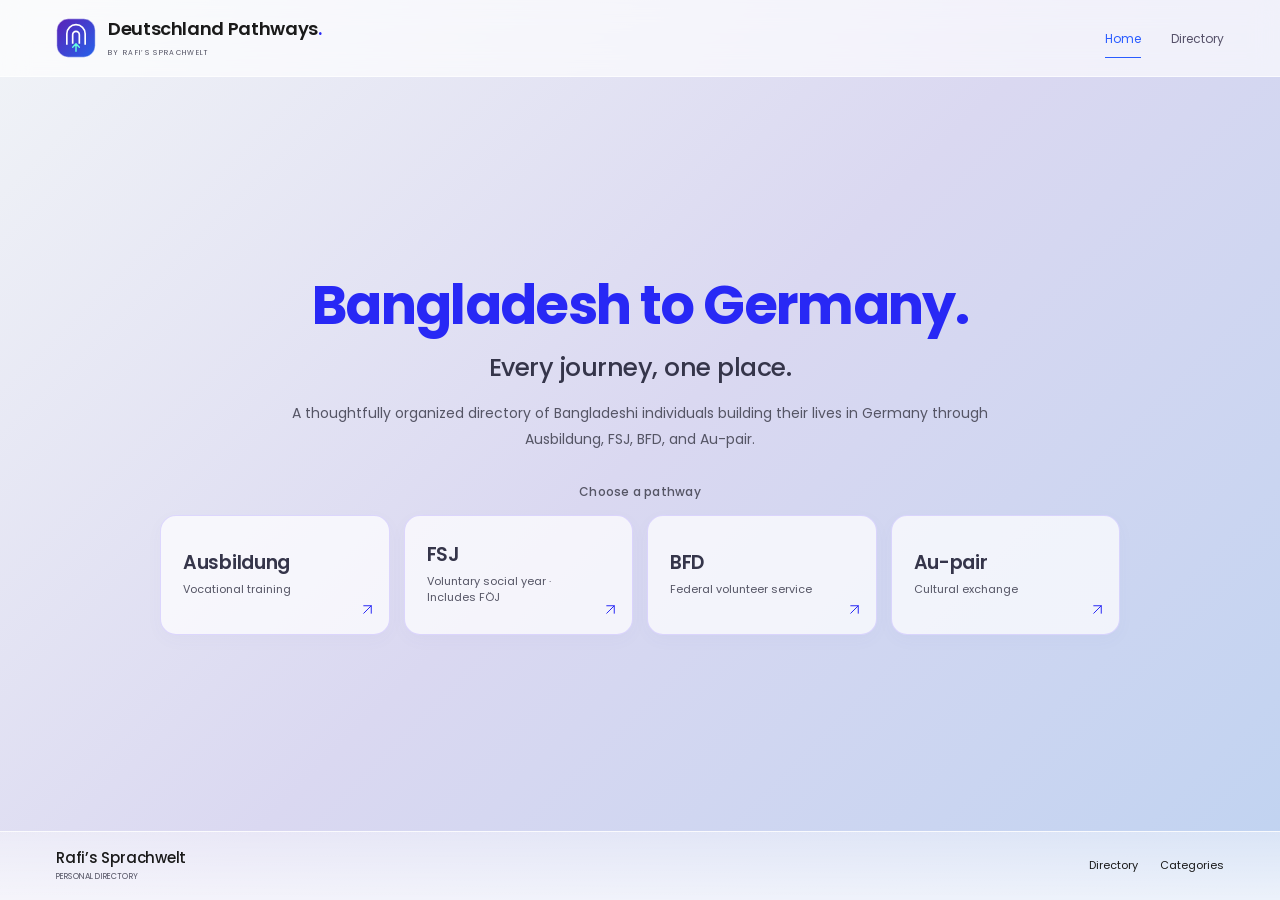
<file: index.html>
<!doctype html>
<html lang="en">
<head>
  <meta charset="utf-8">
  <meta name="viewport" content="width=device-width, initial-scale=1">
  <meta name="theme-color" content="#F1F4F7">
  <meta name="description" content="Deutschland Pathways by Rafi's Sprachwelt. A local personal directory for Bangladesh-to-Germany pathways.">
  <title>Deutschland Pathways — Rafi's Sprachwelt</title>
  <link rel="icon" href="assets/icons/favicon.svg" type="image/svg+xml">
  <link rel="preload" href="assets/fonts/poppins-400.woff2" as="font" type="font/woff2" crossorigin>
  <link rel="preload" href="assets/fonts/poppins-700.woff2" as="font" type="font/woff2" crossorigin>
  <link rel="stylesheet" href="css/main.css">
  <link rel="stylesheet" href="css/components.css">
  <link rel="stylesheet" href="css/animations.css">
  <link rel="stylesheet" href="css/responsive.css">
  <script src="js/routes.js" defer></script>
  <script src="js/data.js" defer></script><script src="js/demo-data.js" defer></script>
  <script src="js/app.js" defer></script>
</head>
<body data-page="home">
  <a class="skip-link" href="#main">Skip to content</a>
  <div id="site-header"></div>
  <main id="main" class="home-main container">
    <div class="home-intro">
      <h1>Bangladesh to Germany.<span class="home-title-note">Every journey, one place.</span></h1>
      <p>A thoughtfully organized directory of Bangladeshi individuals building their lives in Germany through Ausbildung, FSJ, BFD, and Au-pair.</p>
    </div>
    <section id="categories" class="home-categories" aria-labelledby="categories-title">
      <h2 id="categories-title">Choose a pathway</h2>
      <div id="pathway-grid" class="category-grid"></div>
    </section>
  </main>
  <div id="site-footer"></div>
  <noscript><p class="noscript-notice">Browse <a href="directory/?category=ausbildung">Ausbildung</a>, <a href="directory/?category=fsj">FSJ</a>, <a href="directory/?category=bfd">BFD</a>, or <a href="directory/?category=au-pair">Au-pair</a>.</p></noscript>
</body>
</html>
</file>
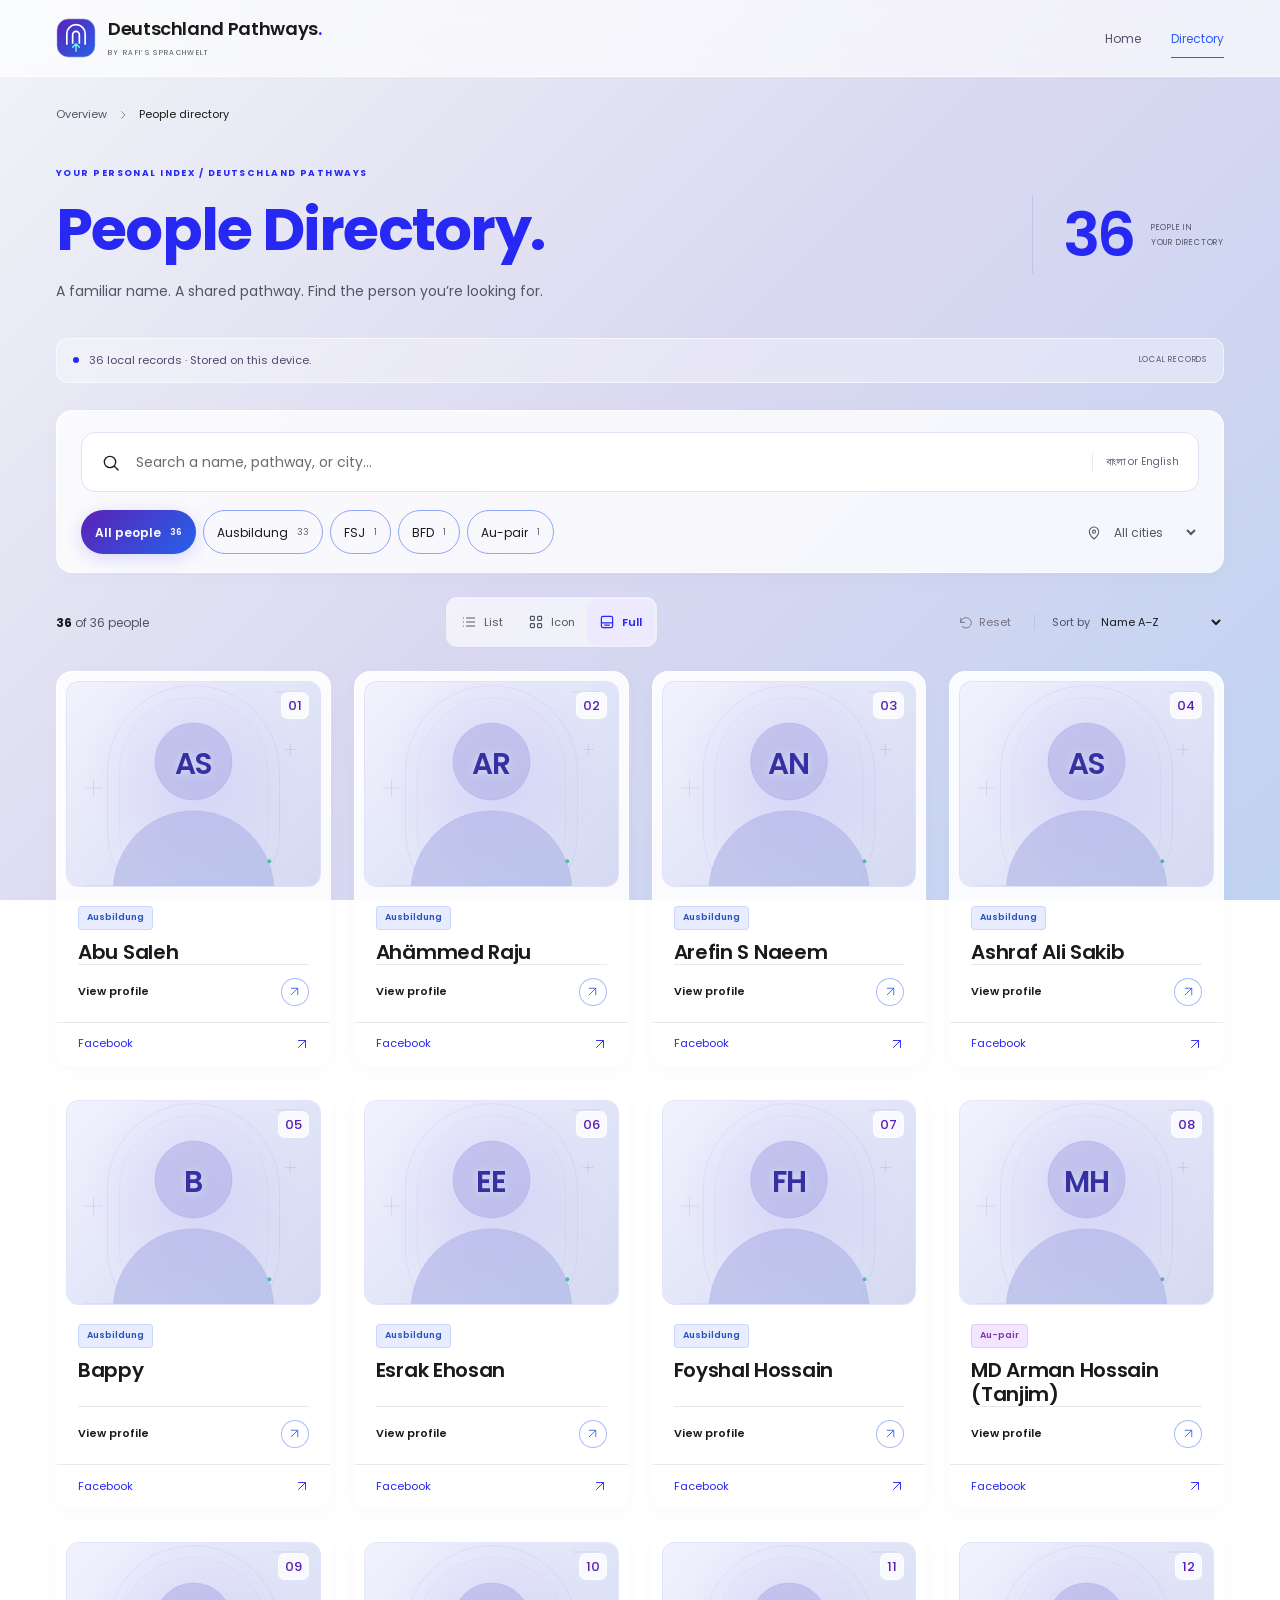
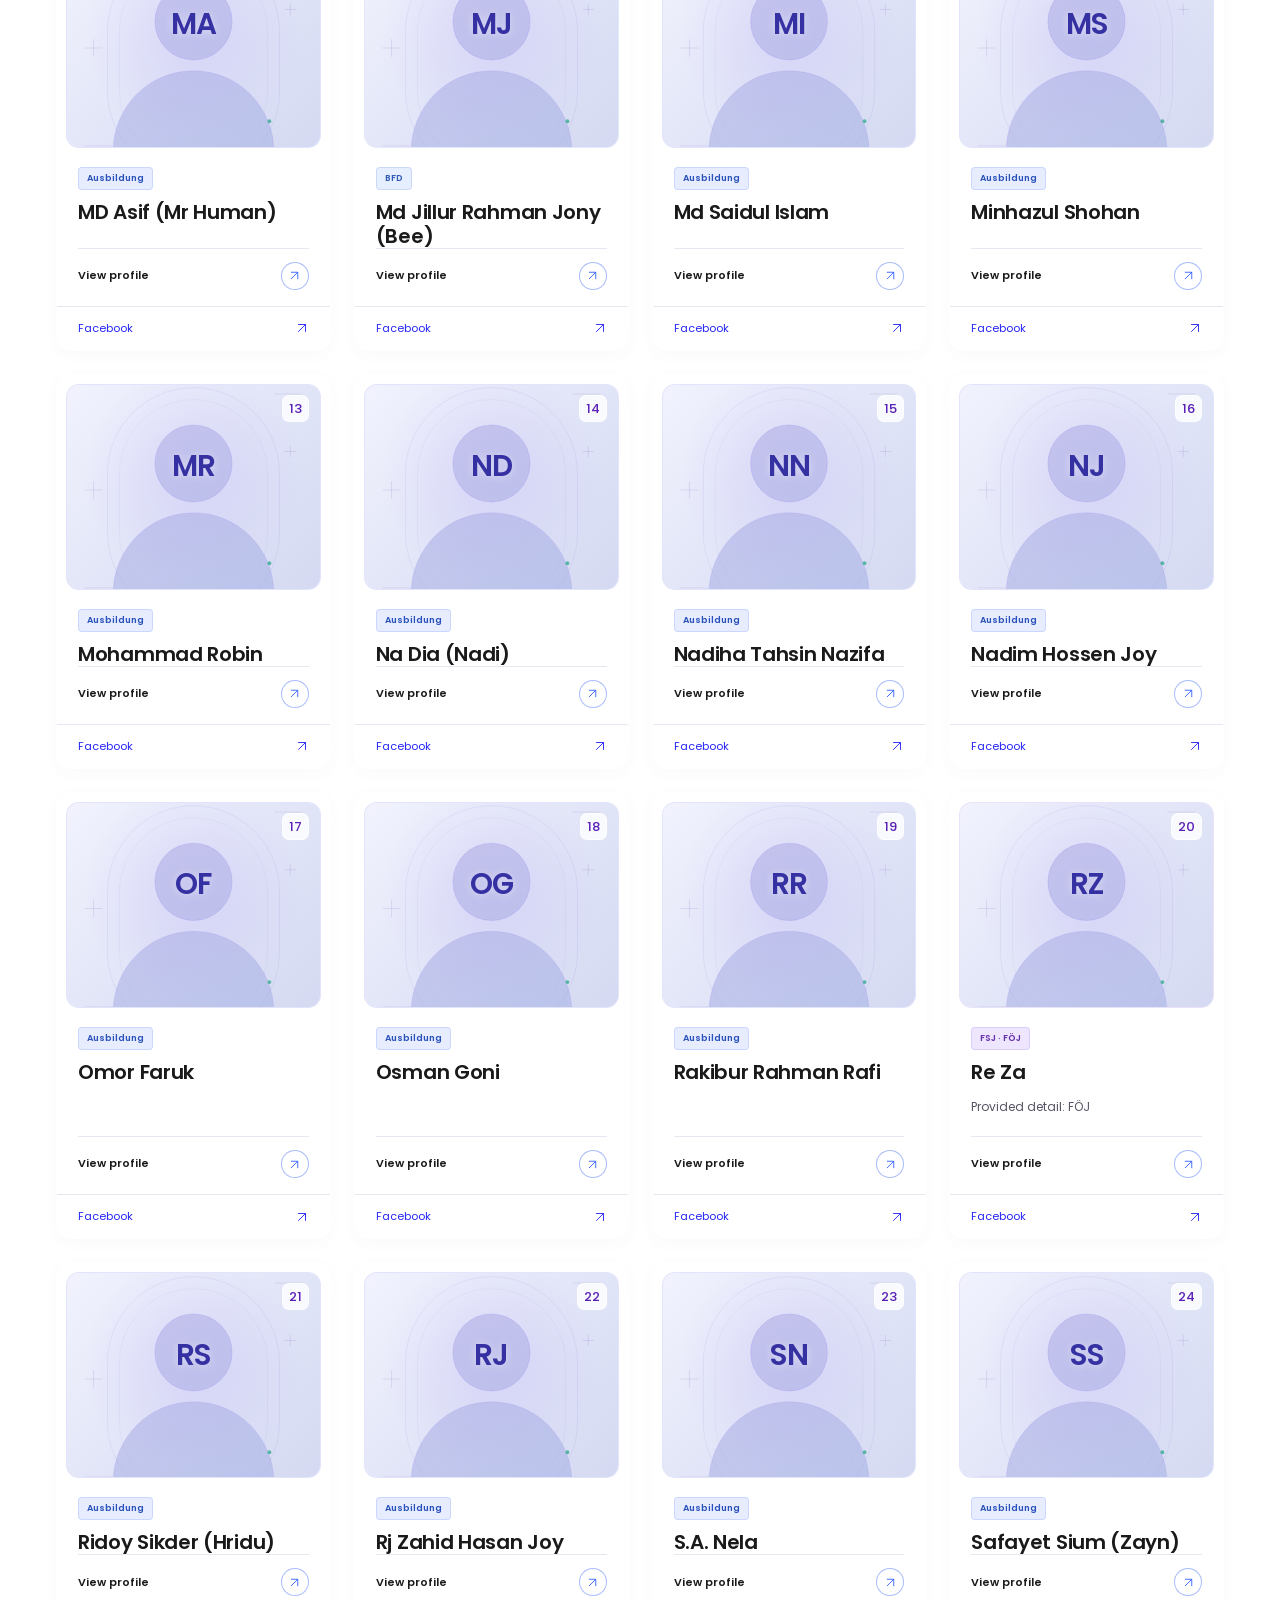
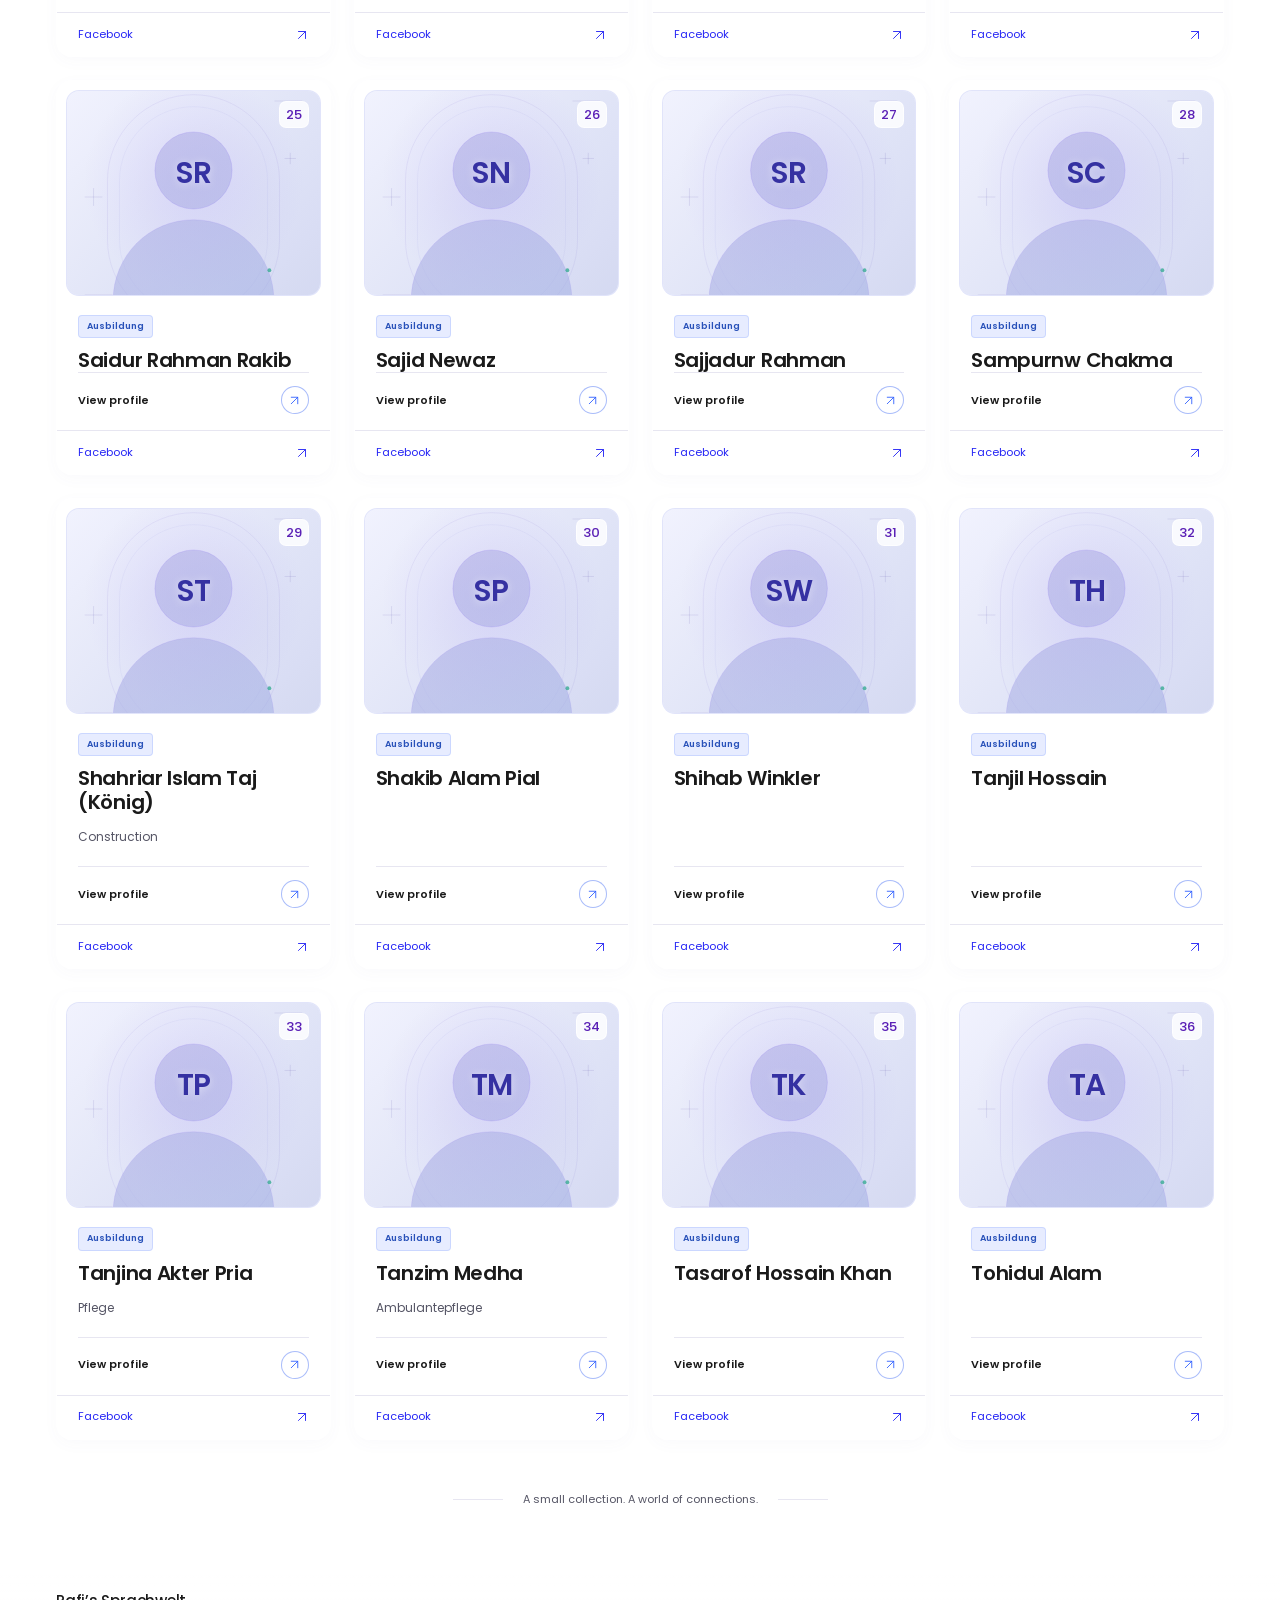
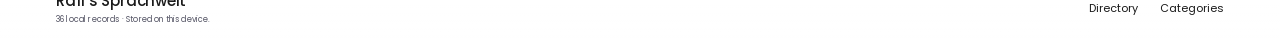
<file: directory/index.html>
<!doctype html>
<html lang="en">
<head>
  <meta charset="utf-8"><meta name="viewport" content="width=device-width, initial-scale=1"><meta name="theme-color" content="#F1F4F7">
  <meta name="description" content="Search the local Deutschland Pathways directory by name, pathway, or German city.">
  <title>People Directory — Deutschland Pathways</title>
  <base href="../">
  <link rel="icon" href="assets/icons/favicon.svg" type="image/svg+xml">
  <link rel="preload" href="assets/fonts/poppins-400.woff2" as="font" type="font/woff2" crossorigin>
  <link rel="preload" href="assets/fonts/poppins-700.woff2" as="font" type="font/woff2" crossorigin>
  <link rel="stylesheet" href="css/main.css"><link rel="stylesheet" href="css/components.css"><link rel="stylesheet" href="css/animations.css"><link rel="stylesheet" href="css/responsive.css">
  <script src="js/routes.js" defer></script><script src="js/data.js" defer></script><script src="js/demo-data.js" defer></script><script src="js/local-data.js" defer></script><script src="js/app.js" defer></script><script src="js/directory.js" defer></script>
</head>
<body data-page="directory">
  <a class="skip-link" data-route="directory" data-current-page href="directory/#main">Skip to content</a><div id="site-header"></div>
  <main id="main" class="directory-main container">
    <div class="breadcrumb"><a data-route="home" href="./">Overview</a><span data-icon="chevron-right"></span><span aria-current="page">People directory</span></div>
    <div class="directory-heading reveal"><div><p class="eyebrow">YOUR PERSONAL INDEX / DEUTSCHLAND PATHWAYS</p><h1>People Directory<span class="title-dot">.</span></h1><p>A familiar name. A shared pathway. Find the person you’re looking for.</p></div><div class="directory-total"><strong id="total-profiles">—</strong><span>PEOPLE IN<br>YOUR DIRECTORY</span></div></div>
    <div class="dataset-banner" id="dataset-banner"><span class="status-dot"></span><p id="dataset-description">Loading your directory…</p><span class="dataset-label" id="dataset-label">LOCAL WORKSPACE</span></div>
    <section class="directory-controls reveal" aria-label="Search and filter people">
      <form id="directory-search-form" class="directory-search search-field" role="search"><span data-icon="search"></span><label class="sr-only" for="directory-search">Search English or Bengali name, pathway, or city</label><input type="search" id="directory-search" name="q" placeholder="Search a name, pathway, or city…" maxlength="100" autocomplete="off"><button type="button" class="search-clear icon-button" id="clear-search" aria-label="Clear search" hidden><span data-icon="close"></span></button><span class="search-hint" aria-hidden="true">বাংলা or English</span></form>
      <div class="filter-row"><div class="category-tabs" id="category-tabs"><span id="active-filter-indicator" aria-hidden="true"></span><div id="category-filters" class="filter-pills" role="group" aria-label="Filter by pathway"></div></div><div class="city-control"><span data-icon="pin"></span><label class="sr-only" for="city-filter">Filter by German city</label><select id="city-filter"><option value="">All cities</option></select></div></div>
    </section>
    <div class="directory-toolbar">
      <p id="result-count" class="result-count" role="status" aria-live="polite" aria-atomic="true">Loading profiles…</p>
      <div id="view-controls" class="view-switch" role="group" aria-label="Directory view">
        <button type="button" data-view="list" aria-pressed="false" aria-controls="directory-results"><svg viewBox="0 0 20 20" aria-hidden="true"><path d="M7 5h10M7 10h10M7 15h10M3 5h.01M3 10h.01M3 15h.01"/></svg>List</button>
        <button type="button" data-view="icon" aria-pressed="false" aria-controls="directory-results"><svg viewBox="0 0 20 20" aria-hidden="true"><rect x="3" y="3" width="5" height="5" rx="1"/><rect x="12" y="3" width="5" height="5" rx="1"/><rect x="3" y="12" width="5" height="5" rx="1"/><rect x="12" y="12" width="5" height="5" rx="1"/></svg>Icon</button>
        <button type="button" data-view="full" aria-pressed="true" aria-controls="directory-results"><svg viewBox="0 0 20 20" aria-hidden="true"><rect x="3" y="3" width="14" height="14" rx="2"/><path d="M3 11h14M7 14h6"/></svg>Full</button>
      </div>
      <div class="toolbar-actions"><button class="reset-button" id="reset-filters" type="button" disabled><span data-icon="reset"></span> Reset</button><span class="toolbar-divider" aria-hidden="true"></span><label class="sort-control" for="sort-filter"><span>Sort by</span><select id="sort-filter"><option value="name-asc">Name A–Z</option><option value="name-desc">Name Z–A</option><option value="recent">Recently added</option></select></label></div>
    </div>
    <div id="directory-results" class="profile-grid directory-grid" aria-label="Profile results"></div>
    <section id="empty-state" class="empty-state" hidden aria-labelledby="empty-title"><div class="empty-art" aria-hidden="true"><span data-icon="search"></span><span class="empty-orbit"></span></div><p class="eyebrow">LET’S TRY ANOTHER WAY</p><h2 id="empty-title">No one here by that name.</h2><p id="empty-description">Try another name, broaden your pathway, or clear the city filter.</p><button id="empty-reset" class="button button-dark" type="button">Show all people <span data-icon="arrow-right"></span></button></section>
    <div class="directory-end"><span class="fine-line"></span><p id="directory-end-note">A small collection. A world of connections.</p><span class="fine-line"></span></div>
  </main>
  <div id="site-footer"></div><noscript><p class="noscript-notice">Enable JavaScript to search and display this local directory.</p></noscript>
</body>
</html>
</file>
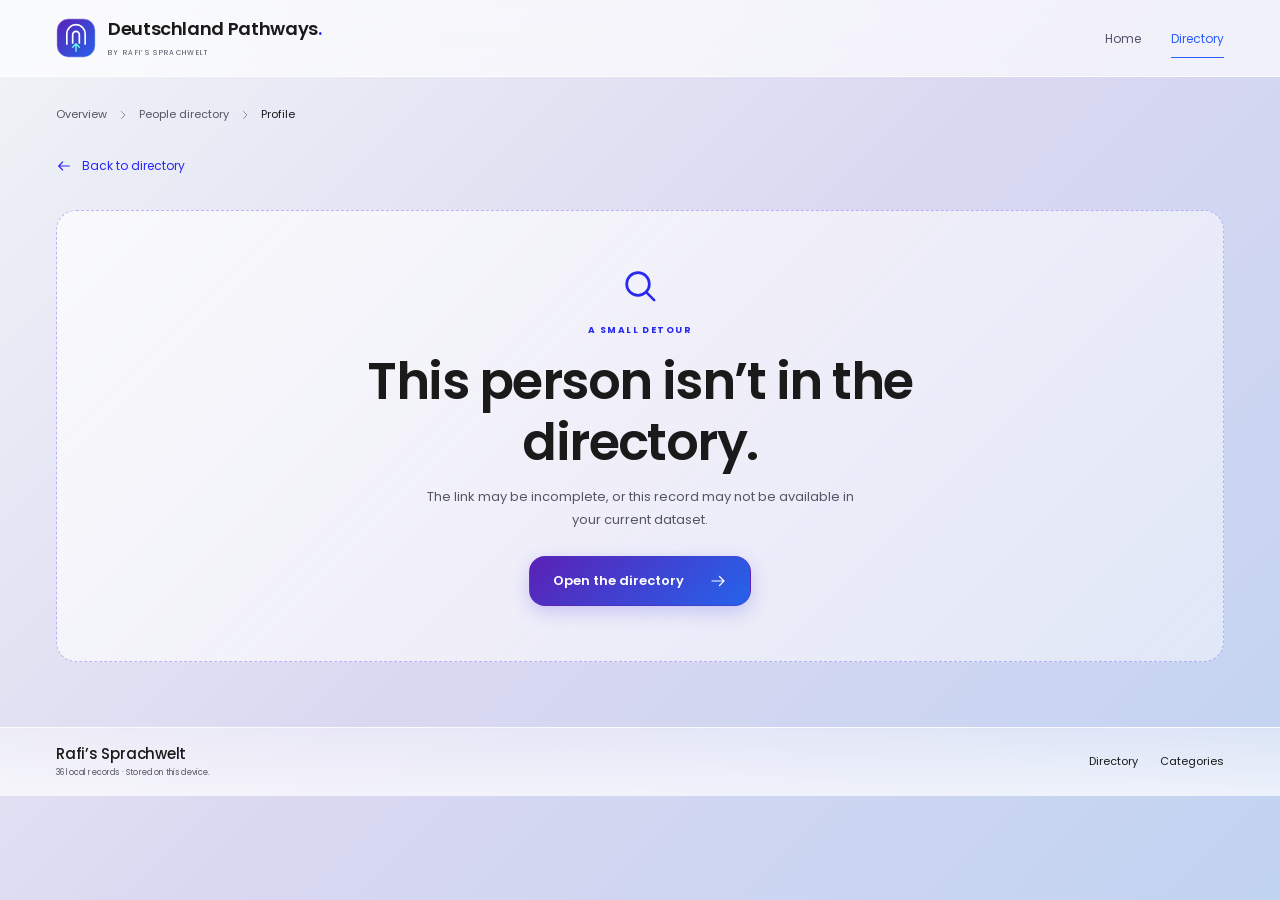
<file: profile/index.html>
<!doctype html>
<html lang="en">
<head>
  <meta charset="utf-8"><meta name="viewport" content="width=device-width, initial-scale=1"><meta name="theme-color" content="#F1F4F7">
  <meta name="description" content="A personal record in the local Deutschland Pathways directory."><title>Profile — Deutschland Pathways</title>
  <base href="../">
  <link rel="icon" href="assets/icons/favicon.svg" type="image/svg+xml">
  <link rel="preload" href="assets/fonts/poppins-400.woff2" as="font" type="font/woff2" crossorigin>
  <link rel="preload" href="assets/fonts/poppins-700.woff2" as="font" type="font/woff2" crossorigin>
  <link rel="stylesheet" href="css/main.css"><link rel="stylesheet" href="css/components.css"><link rel="stylesheet" href="css/animations.css"><link rel="stylesheet" href="css/responsive.css">
  <script src="js/routes.js" defer></script><script src="js/data.js" defer></script><script src="js/demo-data.js" defer></script><script src="js/local-data.js" defer></script><script src="js/app.js" defer></script><script src="js/profile.js" defer></script>
</head>
<body data-page="profile">
  <a class="skip-link" data-route="profile" data-current-page href="profile/#main">Skip to content</a><div id="site-header"></div>
  <main id="main" class="profile-main container">
    <div class="breadcrumb"><a data-route="home" href="./">Overview</a><span data-icon="chevron-right"></span><a data-route="directory" href="directory/">People directory</a><span data-icon="chevron-right"></span><span id="profile-breadcrumb" aria-current="page">Profile</span></div>
    <a class="back-link" id="back-to-directory" data-route="directory" href="directory/"><span data-icon="arrow-left"></span> Back to directory</a>
    <div id="profile-content"></div>
    <section id="related-section" class="related-section" hidden aria-labelledby="related-title"><div class="section-heading"><div><p class="eyebrow">ALONG THE SAME PATHWAY</p><h2 id="related-title">More people to know.</h2></div><a class="text-link" id="related-link" data-route="directory" href="directory/">View pathway <span data-icon="arrow-up-right"></span></a></div><div id="related-profiles" class="profile-grid"></div></section>
  </main>
  <div id="site-footer"></div><noscript><p class="noscript-notice">Enable JavaScript to display this local profile.</p></noscript>
</body>
</html>
</file>
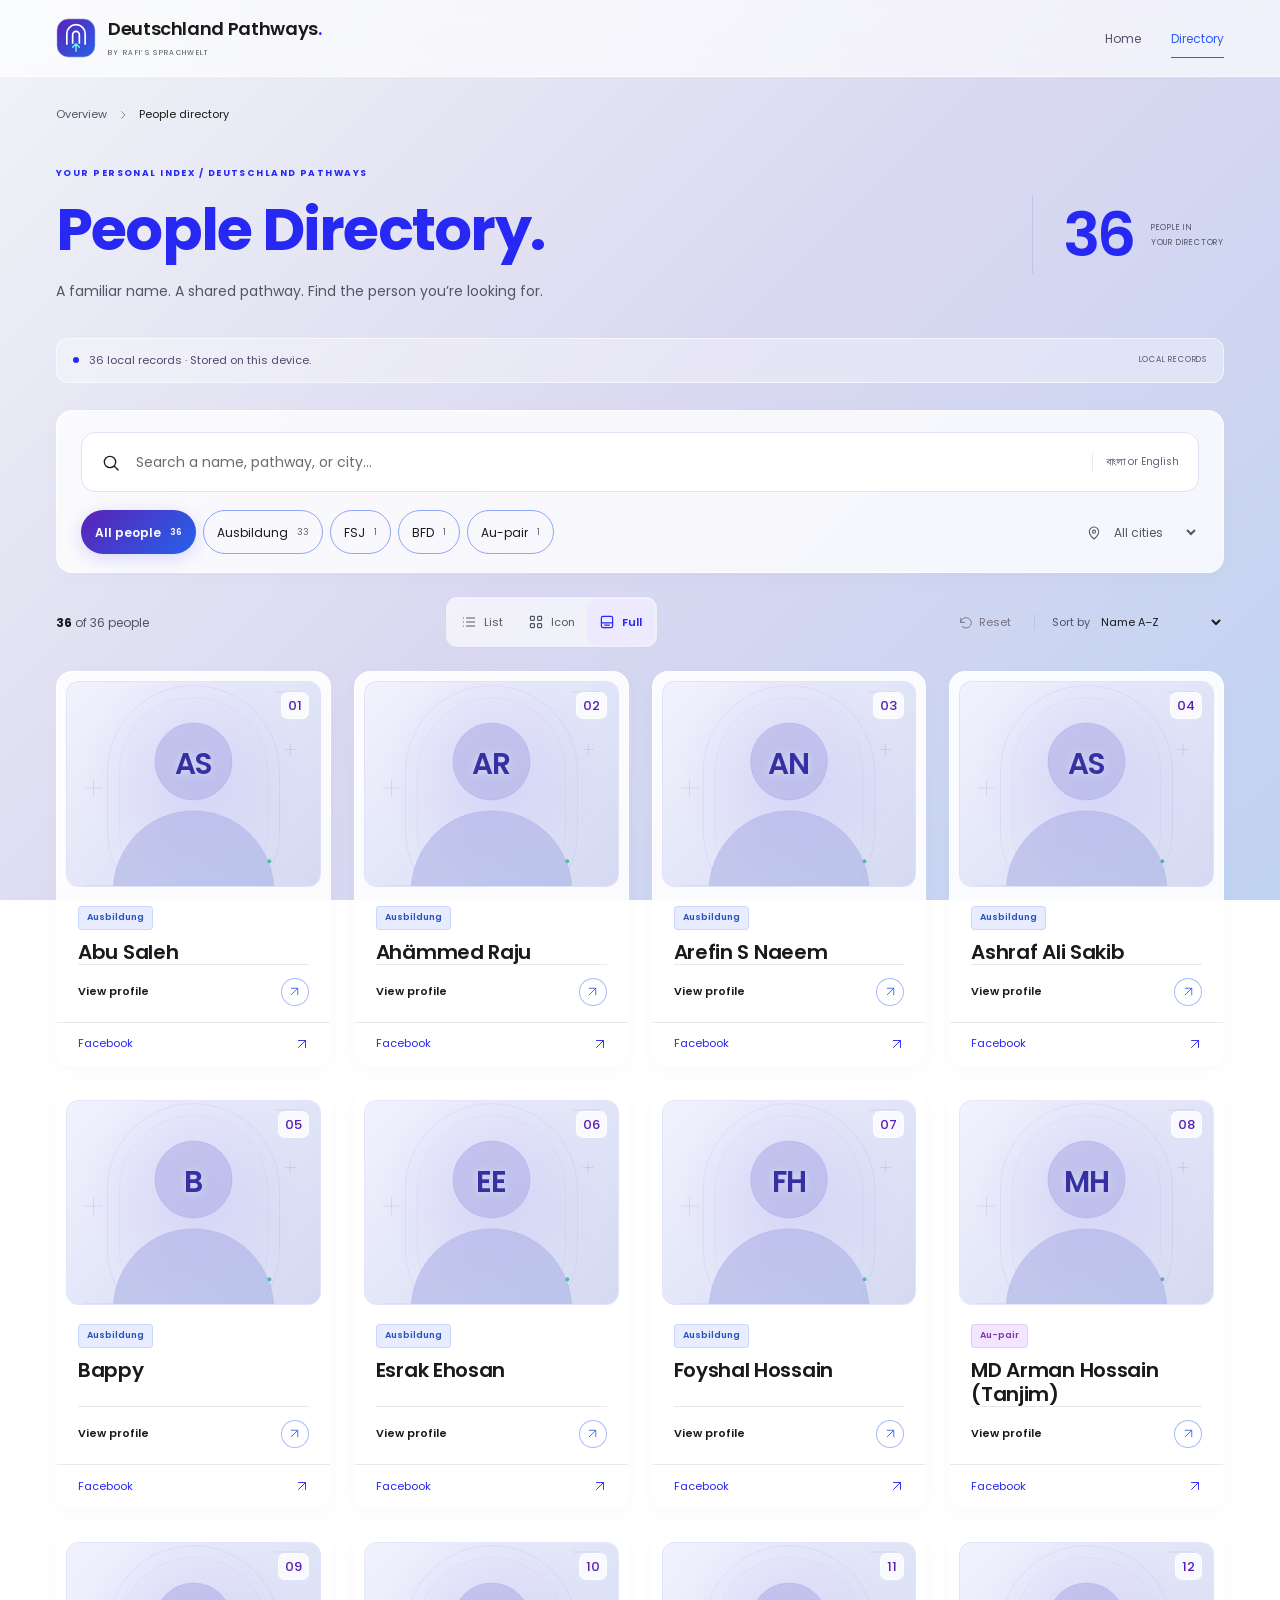
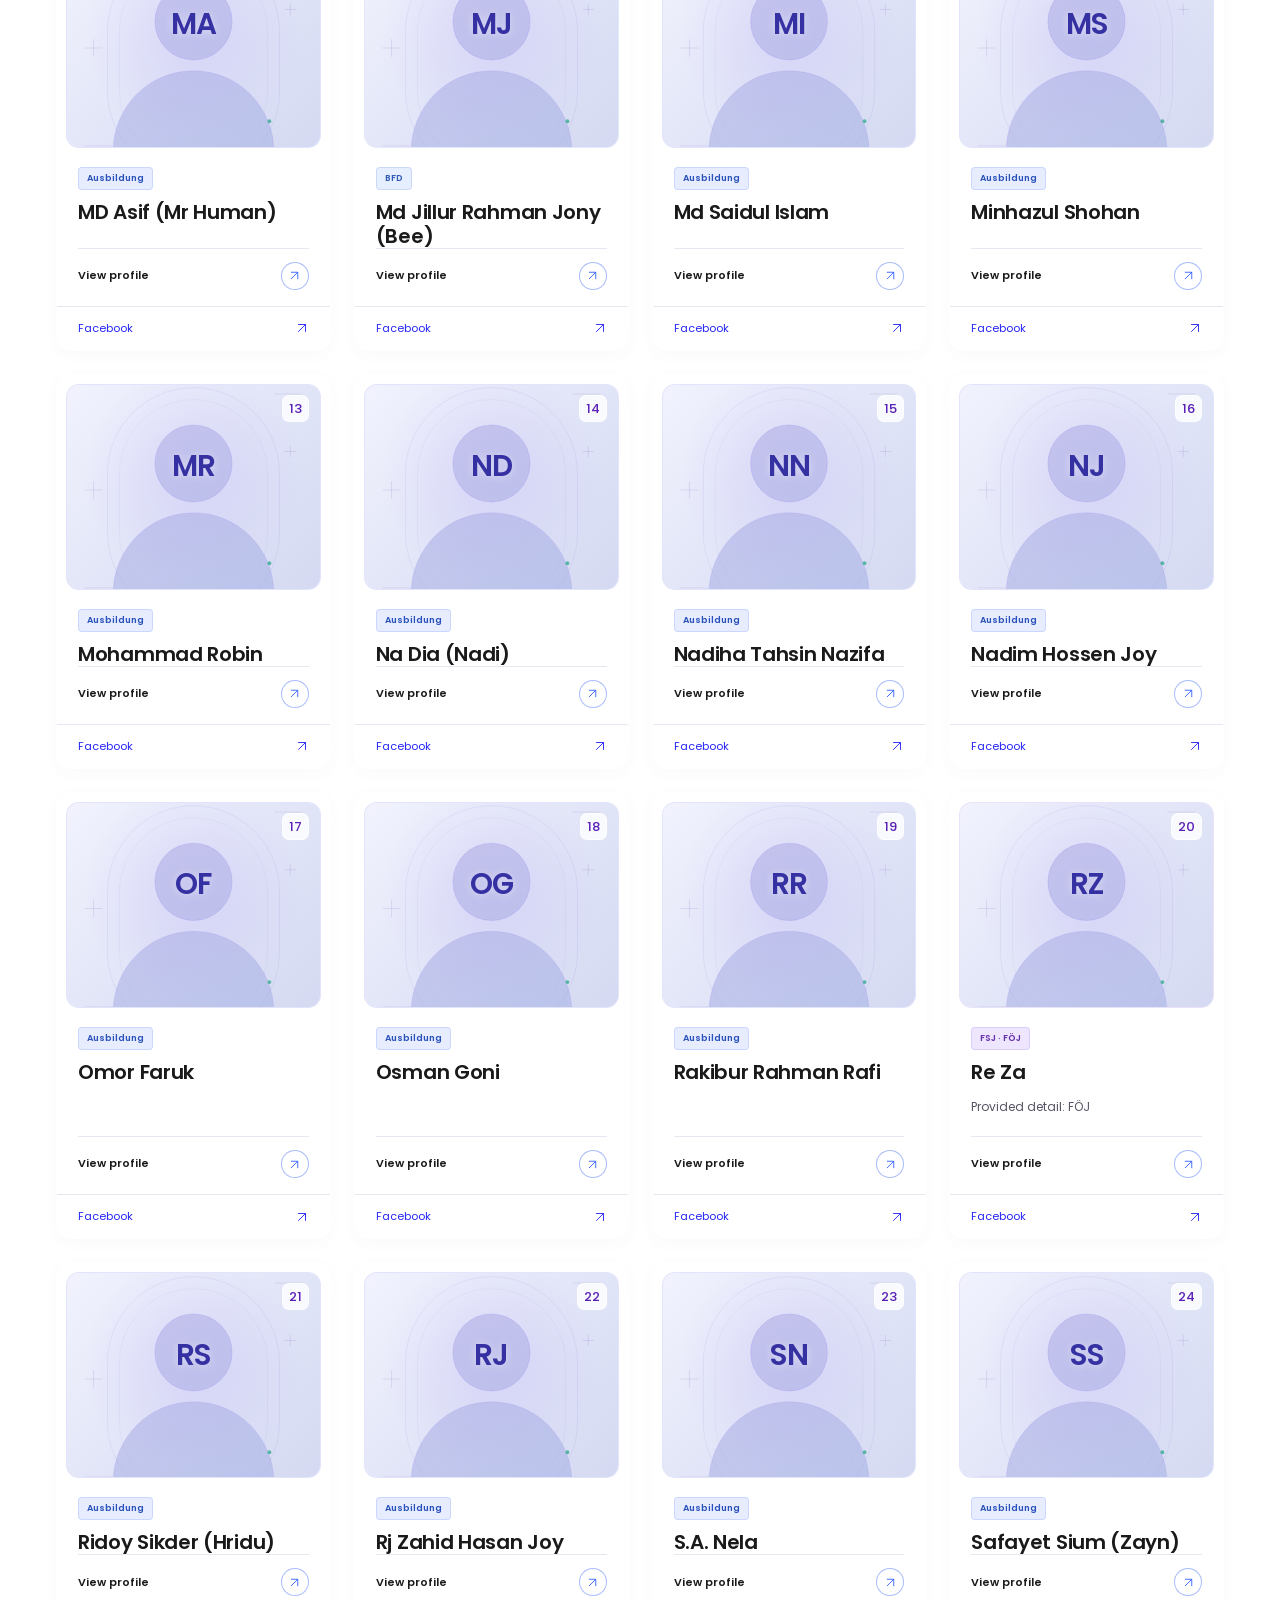
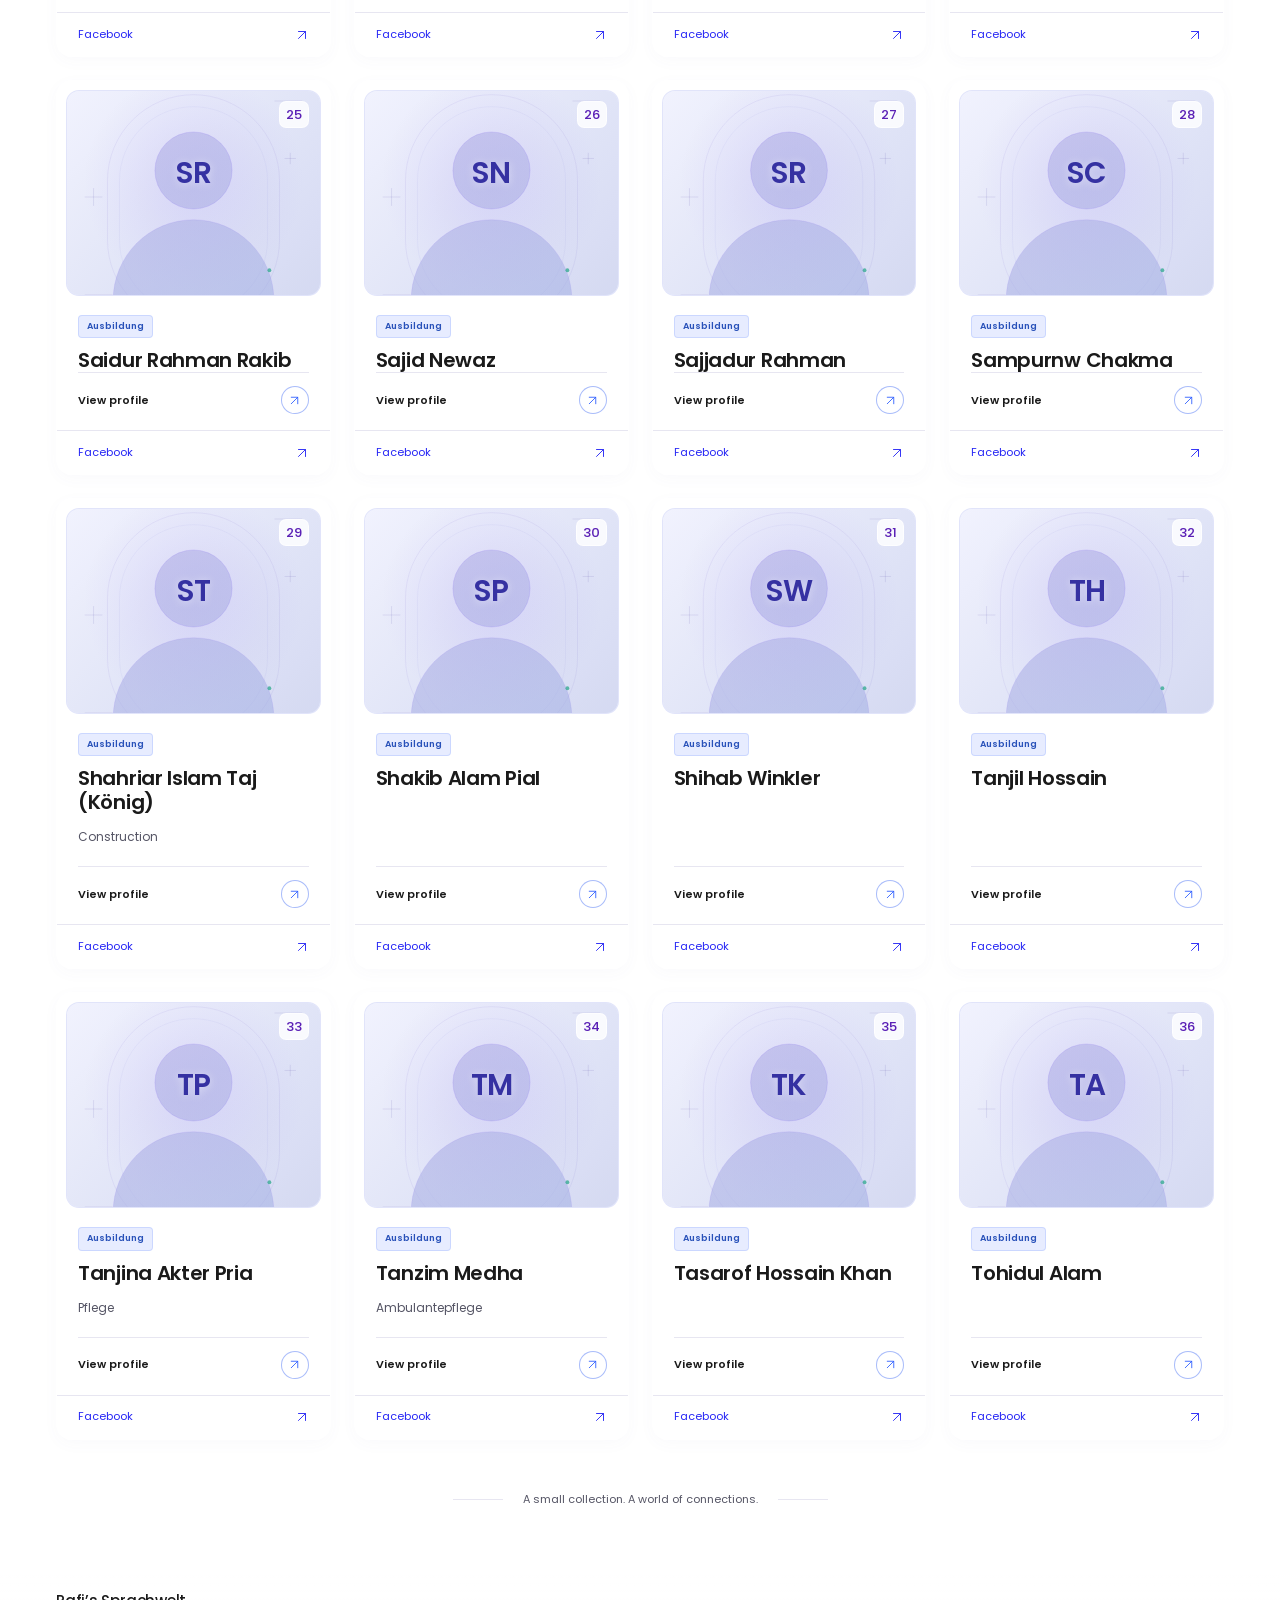
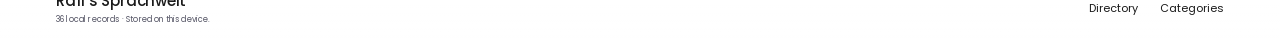
<file: directory.html>
<!doctype html>
<html lang="en">
<head>
  <meta charset="utf-8"><meta name="viewport" content="width=device-width, initial-scale=1">
  <title>People Directory — Deutschland Pathways</title>
  <script src="js/legacy-route.js" defer></script>
</head>
<body data-redirect="directory"><p><a href="directory/">Continue to the directory</a></p></body>
</html>
</file>
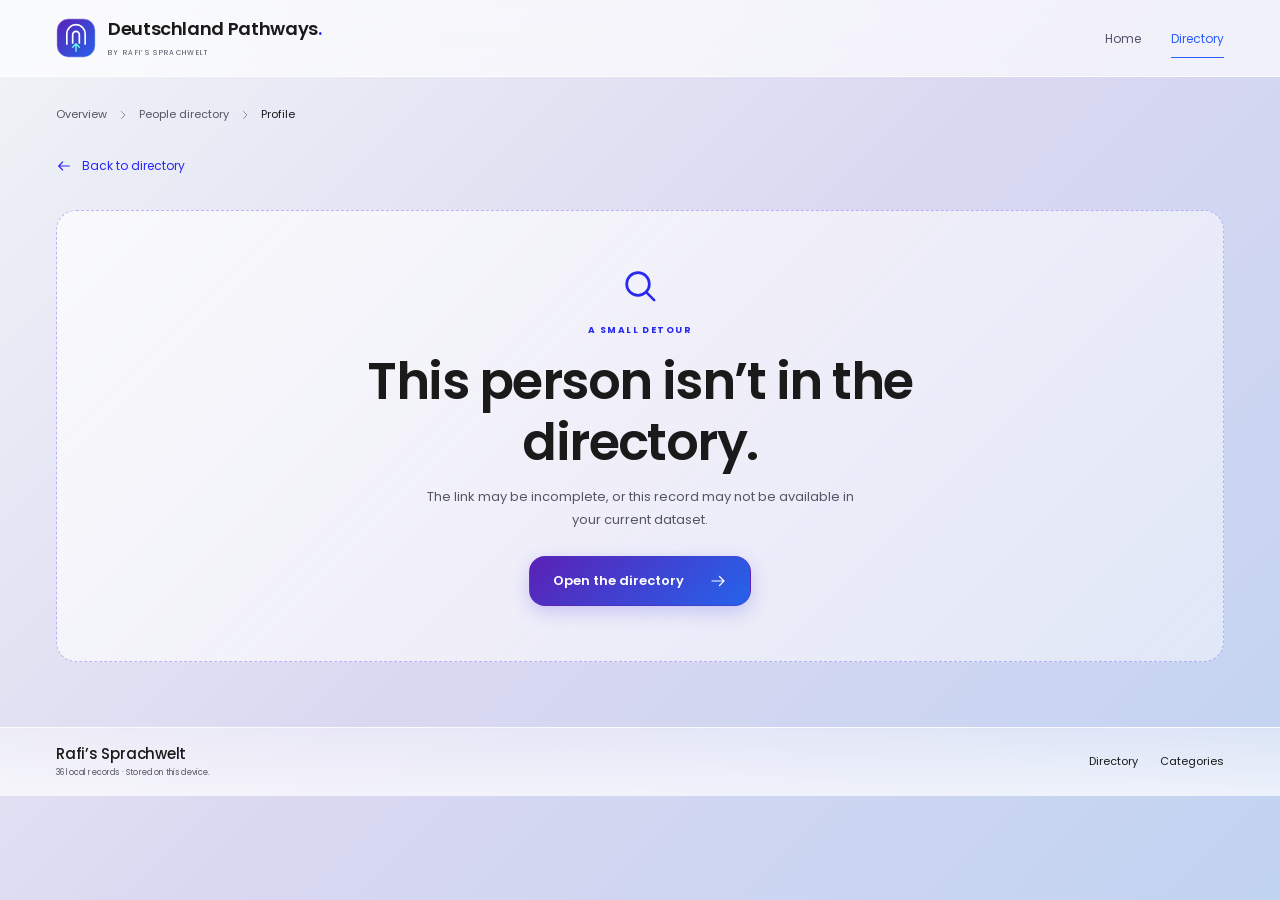
<file: profile.html>
<!doctype html>
<html lang="en">
<head>
  <meta charset="utf-8"><meta name="viewport" content="width=device-width, initial-scale=1">
  <title>Profile — Deutschland Pathways</title>
  <script src="js/legacy-route.js" defer></script>
</head>
<body data-redirect="profile"><p><a href="profile/">Continue to the profile</a></p></body>
</html>
</file>
<file: css/main.css>
/* Poppins and the lavender/blue palette match the supplied Wörterbuch reference. */
@font-face { font-family: 'Poppins'; font-style: normal; font-weight: 400; font-display: swap; src: url('../assets/fonts/poppins-400.woff2') format('woff2'); }
@font-face { font-family: 'Poppins'; font-style: normal; font-weight: 500; font-display: swap; src: url('../assets/fonts/poppins-500.woff2') format('woff2'); }
@font-face { font-family: 'Poppins'; font-style: normal; font-weight: 600; font-display: swap; src: url('../assets/fonts/poppins-600.woff2') format('woff2'); }
@font-face { font-family: 'Poppins'; font-style: normal; font-weight: 700; font-display: swap; src: url('../assets/fonts/poppins-700.woff2') format('woff2'); }
@font-face { font-family: 'Poppins'; font-style: normal; font-weight: 800; font-display: swap; src: url('../assets/fonts/poppins-800.woff2') format('woff2'); }
/* The Unicode range selects SolaimanLipi only for Bengali, including mixed text. */
@font-face { font-family: 'SolaimanLipi'; font-style: normal; font-weight: 400; font-display: swap; src: url('../assets/fonts/SolaimanLipi.ttf') format('truetype'); unicode-range: U+0980-09FF, U+0964-0965, U+200C-200D; }
:root { color-scheme: light; --night: #1a1a1a; --slate: #35354a; --bg: #dad8f1; --surface: #ffffff; --surface-raised: #f1f4f7; --glass: linear-gradient(135deg, #ffffffd9, #ffffffa6); --glass-border: #ffffffa6; --ivory: #f9faff; --primary: #2828f5; --accent: #6d4cff; --teal: #17a886; --mint: #2a5cff; --emerald: #2828f5; --gold: #6d4cff; --ink: #1a1a1a; --muted: #555565; --line: #746caa2b; --font-sans: 'SolaimanLipi', 'Poppins', Arial, 'Nirmala UI', sans-serif; --heading: var(--font-sans); --body: var(--font-sans); --ease: cubic-bezier(.2,.75,.2,1); }
* { box-sizing: border-box; }
html { scroll-behavior: smooth; scroll-padding-top: 112px; }
body { margin: 0; min-height: 100vh; font: 400 15px/1.75 var(--body); color: var(--ink); background: linear-gradient(135deg, #f1f4f7 0%, #dad8f1 50%, #c0d3f1 100%); background-attachment: fixed; -webkit-font-smoothing: antialiased; isolation: isolate; }
::selection { background: #d6ccff; color: #282064; }
h1,h2,h3,p,figure,blockquote,dl,dd { margin: 0; }
h1,h2,h3 { font-family: var(--heading); font-weight: 600; line-height: 1.2; }
h1 { letter-spacing: -.03em; }
h2 { font-size: clamp(29px, 2.7vw, 39px); letter-spacing: -.025em; color: var(--primary); }
h3 { letter-spacing: -.015em; }
a { color: inherit; text-decoration: none; }
button,input,select { font: inherit; color: inherit; }
button,select { cursor: pointer; }
button { border: 0; }
input { min-width: 0; }
img,svg { display: block; max-width: 100%; }
img { height: auto; }
a,button,input,select { -webkit-tap-highlight-color: transparent; }
:focus-visible { outline: 2px solid var(--mint); outline-offset: 5px; }
input::placeholder { color: #6b6b76; opacity: 1; }
select option { background: var(--surface); color: var(--ink); }
[hidden] { display: none !important; }
.container { width: min(1280px, calc(100% - 112px)); margin-inline: auto; }
.sr-only { position: absolute; width: 1px; height: 1px; margin: -1px; padding: 0; overflow: hidden; clip: rect(0,0,0,0); white-space: nowrap; border: 0; }
.skip-link { position: fixed; z-index: 100; top: 10px; left: 15px; transform: translateY(-150%); padding: 12px 20px; background: var(--primary); color: #fff; border-radius: 12px; }
.skip-link:focus { transform: none; }
.icon { display: inline-flex; vertical-align: middle; width: 20px; height: 20px; flex-shrink: 0; }
.icon svg { width: 100%; height: 100%; }
.eyebrow { font-size: 10px; font-weight: 650; letter-spacing: .16em; line-height: 1.7; }
.status-dot { display: inline-block; width: 6px; height: 6px; border-radius: 50%; background: var(--emerald); flex-shrink: 0; }
.section { padding-block: 56px; }
.section-heading { display: flex; align-items: end; justify-content: space-between; gap: 28px; margin-bottom: 32px; }
.section-heading .eyebrow { color: var(--muted); margin-bottom: 13px; }
.section-heading > p { font-size: 13px; color: var(--muted); }
.text-link { display: inline-flex; align-items: center; gap: 15px; font-size: 13px; font-weight: 600; padding-bottom: 3px; white-space: nowrap; }
.text-link .icon { width: 17px; height: 17px; transition: transform .25s var(--ease); }
.text-link:hover { color: var(--emerald); }
.text-link:hover .icon { transform: translate(2px,-2px); }
.button { display: inline-flex; justify-content: center; align-items: center; gap: 25px; min-height: 50px; padding: 13px 23px; border-radius: 16px; font-size: 13px; font-weight: 600; line-height: 1.5; transition: background .25s, transform .25s var(--ease), box-shadow .25s; }
.button .icon { width: 18px; height: 18px; transition: transform .25s var(--ease); }
.button:hover .icon { transform: translate(2px,-2px); }
.button-mint,.button-dark { background: linear-gradient(135deg, #5b21b6, #2563eb); color: #ffffff; border: 1px solid #5b21b64d; box-shadow: 0 6px 18px #4f46e53d; }
.button-mint:hover,.button-dark:hover { background: linear-gradient(135deg, #7542c5, #1851e8); transform: translateY(-2px); box-shadow: 0 9px 24px #4f46e54d; }
.icon-button { background: transparent; display: inline-grid; place-items: center; width: 44px; height: 44px; border-radius: 50%; }
.icon-button:hover { background: #2a5cff0d; }
.mobile-only { display: none; }
.noscript-notice { padding: 22px; text-align: center; background: #ece5ff; color: #403267; }

/* A compact home screen: title, four pathways, and no people previews. */
body[data-page='home'] { display: flex; flex-direction: column; min-height: 100vh; min-height: 100svh; }
.home-main { flex: 1; display: flex; flex-direction: column; justify-content: center; gap: 32px; padding-block: clamp(22px, 4vh, 42px); }
.home-intro { text-align: center; }
.home-intro h1 { color: var(--primary); font-size: clamp(30px, 4.5vw, 54px); font-weight: 700; line-height: 1.2; letter-spacing: -.03em; }
.home-title-note { display: block; margin-top: 12px; color: var(--slate); font-size: clamp(18px, 2vw, 25px); font-weight: 500; letter-spacing: -.02em; line-height: 1.4; }
.home-intro > p { max-width: 760px; margin: 16px auto 0; color: var(--muted); font-size: clamp(12px, 1.2vw, 14px); line-height: 1.85; text-wrap: pretty; }
.home-categories { width: min(960px, 100%); margin-inline: auto; }
.home-categories > h2 { margin-bottom: 16px; color: var(--muted); font-size: 12px; font-weight: 500; text-align: center; letter-spacing: .02em; }
.category-grid { display: grid; grid-template-columns: repeat(4, minmax(0, 1fr)); gap: 14px; }
.category-card { position: relative; display: flex; flex-direction: column; justify-content: center; gap: 6px; min-height: 120px; padding: 22px; border: 1px solid #6d4cff30; border-radius: 16px; background: #ffffffb8; box-shadow: 0 5px 18px #5552a308; transition: background .2s, border-color .2s, box-shadow .2s; }
.category-card h3 { padding-right: 12px; font-size: 19px; font-weight: 600; color: #35354a; }
.category-card > p { max-width: calc(100% - 12px); font-size: 11px; line-height: 1.5; color: var(--muted); }
.category-card > .icon { position: absolute; right: 14px; bottom: 17px; width: 15px; height: 15px; color: var(--primary); }
.category-card:hover { background: #fffffff0; border-color: #2a5cff80; box-shadow: 0 8px 22px #5552a314; }

/* Shared search styling, used by the directory. */
.search-field { display: flex; align-items: center; gap: 13px; border: 1px solid #e0e0f2; border-radius: 14px; background: #fff; padding: 6px 6px 6px 19px; transition: border-color .2s, box-shadow .2s; }
.search-field:focus-within { border-color: #2a5cff80; box-shadow: 0 0 0 3px #2a5cff0d; }
.search-field > .icon { width: 19px; height: 19px; color: #656588; }
.search-field input { flex: 1; width: 100%; border: 0; background: transparent; outline: none; font-size: 13px; padding-block: 10px; }
.search-field input:focus-visible { outline: none; }

/* Primary directory application. */
.breadcrumb { display: flex; flex-wrap: wrap; align-items: center; gap: 10px; padding-top: 28px; font-size: 11px; color: var(--muted); }
.breadcrumb .icon { width: 12px; height: 12px; color: #787394; }
.breadcrumb a:hover { color: var(--emerald); }
.breadcrumb [aria-current] { color: var(--ink); }
.directory-heading { display: flex; justify-content: space-between; align-items: center; gap: 25px; padding-block: 42px 34px; }
.directory-heading .eyebrow { color: var(--emerald); font-size: 9px; margin-bottom: 13px; }
.directory-heading h1 { font-size: clamp(42px,4.6vw,64px); font-weight: 700; color: var(--primary); }
.title-dot { color: var(--emerald); }
.directory-heading p:not(.eyebrow) { font-size: 14px; color: var(--muted); margin-top: 14px; }
.directory-total { display: flex; align-items: center; gap: 18px; padding: 9px 0 9px 30px; border-left: 1px solid var(--line); }
.directory-total strong { font: 600 61px/1 var(--heading); letter-spacing: -.05em; color: var(--primary); }
.directory-total > span { font-size: 8px; letter-spacing: .1em; line-height: 1.9; color: var(--muted); }
.dataset-banner { display: flex; align-items: center; gap: 10px; background: #ffffff59; border: 1px solid #ffffff99; padding: 12px 16px; border-radius: 12px; margin-bottom: 27px; font-size: 11px; color: #53466b; }
.dataset-label { margin-left: auto; font-size: 8px; letter-spacing: .1em; white-space: nowrap; color: #61537b; }
.directory-controls { border: 1px solid var(--glass-border); border-radius: 16px; background: #ffffffcc; padding: 21px 24px 0; box-shadow: 0 4px 16px #5552a308; }
.directory-search { padding-block: 5px; border: 1px solid #e0e0f2; background: #fff; }
.directory-search input { font-size: 14px; padding-block: 12px; }
.search-hint { font-size: 10px; color: #67617d; margin-right: 13px; padding-left: 13px; border-left: 1px solid var(--line); white-space: nowrap; }
.search-clear { width: 44px; height: 44px; }
.search-clear .icon { width: 15px; height: 15px; }
.filter-row { display: flex; justify-content: space-between; align-items: center; gap: 18px; padding-block: 18px; }
.category-tabs { position: relative; border: 0; border-radius: 30px; background: transparent; padding: 0; }
.filter-pills { position: relative; display: flex; flex-wrap: wrap; gap: 7px; z-index: 1; }
#active-filter-indicator { position: absolute; left: 0; top: 0; border-radius: 30px; background: linear-gradient(135deg, #5b21b6, #2563eb); box-shadow: 0 4px 18px #4f46e533; pointer-events: none; transition: transform .35s var(--ease), width .35s var(--ease), height .35s var(--ease); }
.filter-pill { display: inline-flex; align-items: center; justify-content: center; gap: 9px; min-height: 44px; padding: 9px 13px; font-size: 12px; border: 1px solid #2857f380; border-radius: 30px; background: transparent; white-space: nowrap; transition: color .25s, background .25s, border-color .25s; }
.filter-pill:hover { background: #2a5cff0a; border-color: #2857f3; }
.filter-pill[aria-pressed='true'] { color: #fff; font-weight: 600; border-color: transparent; }
.filter-pill[aria-pressed='true']:hover { background: transparent; }
.filter-number { font-size: 9px; color: #625a7a; font-variant-numeric: tabular-nums; }
.filter-pill[aria-pressed='true'] .filter-number { color: #fff; }
.city-control { display: flex; align-items: center; gap: 8px; color: var(--muted); }
.city-control .icon { width: 16px; height: 16px; }
.city-control select { border: 0; background: transparent; min-height: 44px; padding: 8px 20px 8px 0; font-size: 12px; max-width: 165px; }
.directory-toolbar { display: flex; flex-wrap: wrap; justify-content: space-between; align-items: center; gap: 12px 20px; padding-block: 23px; }
.result-count { font-size: 12px; color: var(--muted); }
.result-count strong { color: var(--ink); font-weight: 700; }
.toolbar-actions { display: flex; gap: 17px; align-items: center; }
.view-switch { display: inline-flex; flex-shrink: 0; gap: 3px; padding: 3px; border: 1px solid #6d4cff30; border-radius: 12px; background: #ffffffa6; }
.view-switch button { display: flex; align-items: center; justify-content: center; gap: 7px; min-width: 66px; min-height: 44px; padding: 8px 10px; border-radius: 9px; background: transparent; color: var(--muted); font-size: 11px; transition: background .2s, color .2s; }
.view-switch svg { width: 16px; height: 16px; fill: none; stroke: currentColor; stroke-width: 1.5; stroke-linecap: round; stroke-linejoin: round; }
.view-switch button:hover { background: #6d4cff0d; color: var(--primary); }
.view-switch button[aria-pressed='true'] { background: #edeaff; color: var(--primary); font-weight: 600; box-shadow: 0 1px 4px #5552a30d; }
.reset-button { display: flex; align-items: center; gap: 6px; background: transparent; min-height: 44px; font-size: 11px; color: var(--emerald); padding-inline: 6px; }
.reset-button .icon { width: 14px; height: 14px; }
.reset-button:disabled { color: #777182; cursor: default; }
.toolbar-divider { width: 1px; height: 16px; background: var(--line); }
.sort-control { display: flex; align-items: center; gap: 5px; font-size: 11px; color: var(--muted); }
.sort-control select { border: 0; background: transparent; padding: 10px 17px 10px 2px; min-height: 44px; font-size: 11px; color: var(--ink); }
.directory-end { display: flex; align-items: center; justify-content: center; gap: 20px; padding-block: 50px 65px; color: var(--muted); font-size: 11px; }
.fine-line { width: 50px; height: 1px; background: var(--line); }
.empty-state { text-align: center; padding: 55px 25px; border-radius: 20px; border: 1px dashed #6d4cff66; background: linear-gradient(135deg, #ffffffb3, #ffffff73); }
.empty-art { position: relative; width: 96px; height: 96px; margin: 0 auto 22px; display: grid; place-items: center; }
.empty-art > .icon { width: 37px; height: 37px; color: var(--emerald); transform: rotate(-13deg); }
.empty-orbit { position: absolute; inset: 0; border: 1px solid #6d4cff4d; border-radius: 50%; }
.empty-orbit::after { content: ''; position: absolute; width: 9px; height: 9px; border-radius: 50%; background: var(--gold); top: 11px; right: 5px; }
.empty-state > .eyebrow { color: var(--emerald); margin-bottom: 12px; font-size: 9px; }
.empty-state h2 { font-size: 34px; }
.empty-state > p:not(.eyebrow) { font-size: 13px; color: var(--muted); max-width: 430px; margin: 13px auto 24px; }

/* Editorial personal record: the portrait and the information form one header. */
.back-link { display: inline-flex; align-items: center; gap: 10px; min-height: 44px; font-size: 12px; color: var(--emerald); margin-block: 19px 23px; }
.back-link .icon { width: 16px; height: 16px; transition: transform .25s; }
.back-link:hover .icon { transform: translateX(-3px); }
.profile-header { display: grid; grid-template-columns: minmax(240px,.78fr) 1.22fr; border: 1px solid var(--glass-border); border-radius: 18px; overflow: hidden; background: #ffffffd9; box-shadow: 0 4px 16px #5552a308; }
.profile-visual { position: relative; background: var(--tone); overflow: hidden; }
.profile-large-portrait { width: 100%; height: 100%; min-height: 390px; object-fit: cover; object-position: center 35%; }
.profile-visual .portrait-demo { top: auto; bottom: 20px; left: 22px; }
.profile-intro { padding: 44px 45px; align-self: center; }
.profile-intro > .eyebrow { color: var(--muted); font-size: 8px; margin-bottom: 24px; }
.profile-intro > .category-badge { font-size: 10px; padding: 4px 10px; }
.profile-intro h1 { font-size: clamp(38px,4.2vw,61px); font-weight: 700; margin-top: 17px; overflow-wrap: anywhere; color: var(--primary); }
.profile-name-bn { font-size: 22px; color: #66517c; margin-top: 8px; }
.profile-facts { display: flex; flex-wrap: wrap; gap: 8px 20px; margin-top: 22px; color: var(--muted); font-size: 11px; }
.profile-facts > span { display: inline-flex; align-items: center; gap: 6px; }
.profile-facts .icon { width: 14px; height: 14px; color: var(--emerald); }
.profile-lede { font: 500 22px/1.6 var(--body); letter-spacing: -.02em; color: #49415e; margin-top: 24px; max-width: 430px; }
.profile-facebook { margin-top: 24px; min-height: 44px; font-size: 11px; }
.profile-lower { display: grid; grid-template-columns: .78fr 1.22fr; gap: 0; padding-block: 45px; }
.profile-lower-compact { display: block; max-width: 560px; }
.profile-lower-compact .record-details { padding-right: 0; }
.record-details { padding-right: 50px; }
.record-details > .eyebrow { margin-bottom: 20px; color: var(--emerald); font-size: 9px; }
.record-facts > div { display: flex; justify-content: space-between; gap: 20px; padding-block: 11px; border-bottom: 1px solid var(--line); font-size: 12px; }
.record-facts dt { color: var(--muted); }
.record-facts dd { font-weight: 550; text-align: right; }
.demo-record-note { font-size: 10px; line-height: 1.8; color: var(--muted); margin-top: 17px; max-width: 270px; }
.profile-story { padding-left: 45px; border-left: 1px solid var(--line); }
.profile-story > .eyebrow { color: var(--emerald); margin-bottom: 12px; font-size: 9px; }
.profile-story h2 { font-size: 31px; margin-bottom: 18px; }
.bio-paragraph { color: var(--muted); font-size: 14px; line-height: 1.95; margin-bottom: 16px; }
.profile-context-note { display: flex; align-items: start; gap: 9px; margin-top: 20px; padding: 14px 16px; background: #6d4cff08; border: 1px solid #6d4cff26; border-radius: 12px; color: #5b4b76; font-size: 11px; }
.profile-context-note .status-dot { margin-top: 7px; width: 5px; height: 5px; }
.profile-gallery { padding-block: 28px 45px; border-top: 1px solid var(--line); }
.profile-gallery > .eyebrow { color: var(--muted); font-size: 9px; margin-bottom: 10px; }
.profile-gallery h2 { font-size: 32px; margin-bottom: 25px; }
.gallery-grid { display: grid; grid-template-columns: repeat(2,minmax(0,1fr)); gap: 24px; }
.gallery-image { width: 100%; aspect-ratio: 1.6; object-fit: cover; border: 1px solid var(--line); border-radius: 11px; }
.gallery-grid figcaption { color: var(--muted); font-size: 11px; margin-top: 10px; }
.related-section { padding-block: 38px 70px; border-top: 1px solid var(--line); }
.related-section .profile-grid { grid-template-columns: repeat(3,minmax(0,1fr)); }
.missing-profile { margin-bottom: 65px; }
.missing-profile > .icon { color: var(--emerald); width: 40px; height: 40px; margin-bottom: 17px; }
.missing-profile h1 { font-size: clamp(32px,4vw,52px); max-width: 680px; margin-inline: auto; }

/* Opaque white fallbacks for browsers or users without translucency. */
@supports not ((backdrop-filter: blur(1px)) or (-webkit-backdrop-filter: blur(1px))) {
  .directory-controls,.profile-header { background: var(--surface); }
}
@media (prefers-reduced-transparency: reduce) {
  .directory-controls,.profile-header { background: var(--surface); backdrop-filter: none; -webkit-backdrop-filter: none; }
}
</file>
<file: css/components.css>
/* Reusable application chrome and cards. */
#site-header { position: sticky; top: 0; z-index: 50; }
.site-header { background: #ffffffa6; border-bottom: 1px solid #ffffffa6; backdrop-filter: blur(14px); -webkit-backdrop-filter: blur(14px); transition: background .2s; }
.site-header.is-scrolled { background: #ffffffe6; }
.nav-inner { min-height: 76px; display: flex; align-items: center; justify-content: space-between; gap: 24px; }
.brand { display: inline-flex; align-items: center; gap: 12px; flex-shrink: 0; }
.brand img { flex-shrink: 0; }
.brand strong { display: block; font: 600 18px/1.3 var(--heading); letter-spacing: -.02em; }
.brand strong > span { color: var(--emerald); }
.brand small { display: block; margin-top: 7px; font-size: 7px; letter-spacing: .19em; color: var(--muted); }
.main-nav { display: flex; align-items: center; gap: 30px; font-size: 12px; color: #565169; }
.main-nav > a { position: relative; padding-block: 14px; transition: color .2s; }
.main-nav > a::after { content: ''; position: absolute; bottom: 5px; left: 0; right: 0; height: 1px; background: currentColor; transform: scaleX(0); transform-origin: left; transition: transform .3s var(--ease); }
.main-nav > a:hover::after,.main-nav > a.active::after { transform: scaleX(1); }
.main-nav > a.active,.main-nav > a:hover { color: var(--mint); }
.menu-toggle { display: none; border: 1px solid #6d4cff80; border-radius: 14px; color: #2a5cff; background: #ffffff99; }
.site-footer { border-top: 1px solid var(--glass-border); background: linear-gradient(180deg, #ffffff66, #ffffffb3); }
.footer-inner { display: flex; align-items: center; justify-content: space-between; gap: 24px; padding-block: 12px; }
.footer-brand { font: 500 15px/1.3 var(--heading); letter-spacing: -.015em; }
.footer-brand > span { display: block; max-width: 300px; font: 400 8px/1.6 var(--body); letter-spacing: .02em; color: var(--muted); margin-top: 4px; }
.footer-links { display: flex; align-items: center; gap: 22px; font-size: 11px; }
.footer-links a { display: flex; align-items: center; min-height: 44px; }
.footer-inner a:hover { color: var(--emerald); }
.tone-green { --tone: #cbd5ff66; --tone-ink: #2851d2; --tone-line: #2a5cff4d; }
.tone-gold { --tone: #ded0ff66; --tone-ink: #6436ba; --tone-line: #6d4cff4d; }
.tone-blue { --tone: #d0e1ff66; --tone-ink: #315cb7; --tone-line: #315cb74d; }
.tone-rose { --tone: #ebd4ff66; --tone-ink: #8439a6; --tone-line: #8439a64d; }
.tone-neutral { --tone: #dfdef566; --tone-ink: #61537b; --tone-line: #61537b40; }
.badge-neutral { color: #61537b; background: #f0edfa; border: 1px solid #b4a5cf66; }
.profile-grid { display: grid; grid-template-columns: repeat(4,minmax(0,1fr)); gap: 23px; }
.profile-card { position: relative; background: #ffffffe6; border: 1px solid #ffffffbf; border-radius: 16px; overflow: hidden; min-width: 0; display: flex; flex-direction: column; box-shadow: 0 4px 16px #5552a308; transition: border-color .2s, box-shadow .2s; }
.profile-card:hover { border-color: #2a5cff66; box-shadow: 0 6px 20px #5552a314; }
.profile-card-main { display: flex; flex-direction: column; height: 100%; }
.profile-card-main:focus-visible { outline-offset: -4px; border-radius: 20px; }
.card-visual { position: relative; background: var(--tone); overflow: hidden; margin: 9px 9px 0; border-radius: 13px; border: 1px solid #7773bc14; }
.card-portrait { width: 100%; aspect-ratio: 1.24; object-fit: cover; object-position: center 40%; filter: saturate(.9); transition: transform .65s var(--ease), filter .5s; }
.profile-card:hover .card-portrait { transform: scale(1.04); filter: saturate(1); }
.portrait-demo { position: absolute; top: 12px; left: 12px; border: 1px solid #ffffffb3; padding: 4px 7px; border-radius: 6px; background: #ffffffe6; color: #61537b; font-size: 7px; font-weight: 600; letter-spacing: .08em; }
.card-serial { position: absolute; right: 11px; top: 10px; font: 500 13px/1 var(--heading); color: #5b21b6; background: #ffffffcc; border: 1px solid #ffffffb3; padding: 6px; border-radius: 7px; }
.portrait-initials { position: absolute; left: 50%; top: 40%; transform: translate(-50%,-50%); font: 600 clamp(22px,2.3vw,32px)/1 var(--heading); letter-spacing: -.03em; color: #3531a2; text-shadow: 0 1px 8px #ffffff80; pointer-events: none; }
.profile-visual > .portrait-initials { font-size: clamp(32px,4vw,52px); }
.card-body { display: flex; flex-direction: column; align-items: start; flex: 1; padding: 19px 21px 16px; }
.category-badge { display: inline-block; padding: 3px 8px; border-radius: 4px; font-size: 9px; font-weight: 600; line-height: 1.7; }
.badge-green { color: #2851b9; background: #e7ecff; border: 1px solid #2a5cff26; }.badge-gold { color: #6432a9; background: #eee5ff; border: 1px solid #6d4cff26; }.badge-blue { color: #315cb7; background: #e6efff; border: 1px solid #315cb726; }.badge-rose { color: #80349e; background: #f3e5ff; border: 1px solid #8439a626; }
.card-body h3 { font-size: 20px; font-weight: 600; margin-top: 10px; overflow-wrap: anywhere; }
.card-name-bn { font-size: 16px; color: #5c526e; margin-top: 3px; letter-spacing: 0; line-height: 1.65; }
.card-city { display: flex; align-items: center; gap: 5px; font-size: 11px; color: #58516b; margin-top: 11px; }
.card-city .icon { width: 12px; height: 12px; }
.card-description { font-size: 12px; color: var(--muted); line-height: 1.75; margin-top: 12px; margin-bottom: 19px; }
.card-action { display: flex; align-items: center; justify-content: space-between; gap: 12px; width: 100%; margin-top: auto; padding-top: 13px; border-top: 1px solid var(--line); font-size: 11px; font-weight: 600; }
.card-action-arrow { display: grid; place-items: center; width: 28px; height: 28px; background: #ffffff73; border: 1px solid #2857f366; border-radius: 50%; color: #2a5cff; transition: background .3s, color .3s, transform .3s var(--ease); }
.card-action-arrow .icon { width: 13px; height: 13px; }
.profile-card:hover .card-action-arrow { transform: rotate(5deg); background: #2a5cff; color: #ffffff; border-color: #2a5cff; }
.card-facebook { display: flex; justify-content: space-between; align-items: center; border-top: 1px solid var(--line); font-size: 11px; padding: 10px 21px; color: var(--emerald); min-height: 44px; }
.card-facebook .icon { width: 14px; height: 14px; }
.card-facebook:hover { background: #6d4cff08; }

/* These views reuse the same safe profile links and optional Facebook action. */
.directory-grid[data-view='list'] { grid-template-columns: 1fr; gap: 10px; }
.directory-grid[data-view='list'] .profile-card { flex-direction: row; align-items: stretch; }
.directory-grid[data-view='list'] .profile-card-main { flex: 1; min-width: 0; height: auto; flex-direction: row; align-items: center; }
.directory-grid[data-view='list'] .card-visual { flex: 0 0 64px; width: 64px; height: 64px; margin: 14px; border-radius: 12px; }
.directory-grid[data-view='list'] .card-portrait { width: 64px; height: 64px; aspect-ratio: 1; }
.directory-grid[data-view='list'] .portrait-initials { top: 50%; font-size: 21px; }
.directory-grid[data-view='list'] .card-body { display: grid; grid-template-columns: minmax(0,1fr) auto; align-items: center; gap: 3px 16px; padding: 14px 20px 14px 0; }
.directory-grid[data-view='list'] .card-body h3 { grid-column: 1; grid-row: 1; margin: 0; font-size: 17px; }
.directory-grid[data-view='list'] .category-badge { grid-column: 2; grid-row: 1 / span 3; justify-self: end; }
.directory-grid[data-view='list'] .card-name-bn { grid-column: 1; margin: 0; }
.directory-grid[data-view='list'] .card-city { grid-column: 1; margin: 0; }
.directory-grid[data-view='list'] .card-facebook { flex: 0 0 112px; justify-content: center; gap: 9px; border-top: 0; border-left: 1px solid var(--line); padding: 12px; }
.directory-grid[data-view='list'] .card-description,
.directory-grid[data-view='list'] .card-action,
.directory-grid[data-view='list'] .card-serial,
.directory-grid[data-view='list'] .portrait-demo { display: none; }

.directory-grid[data-view='icon'] { grid-template-columns: repeat(auto-fill,minmax(140px,1fr)); gap: 14px; }
.directory-grid[data-view='icon'] .card-visual { flex-shrink: 0; width: 72px; height: 72px; margin: 20px auto 0; border-radius: 50%; }
.directory-grid[data-view='icon'] .card-portrait { width: 72px; height: 72px; aspect-ratio: 1; }
.directory-grid[data-view='icon'] .portrait-initials { top: 50%; font-size: 23px; }
.directory-grid[data-view='icon'] .card-body { align-items: center; gap: 6px; padding: 14px 12px; text-align: center; }
.directory-grid[data-view='icon'] .card-body h3 { order: 0; margin: 0; font-size: 14px; line-height: 1.5; }
.directory-grid[data-view='icon'] .card-name-bn { order: 1; margin: 0; font-size: 15px; }
.directory-grid[data-view='icon'] .category-badge { order: 2; margin-top: auto; }
.directory-grid[data-view='icon'] .card-facebook { justify-content: center; gap: 8px; padding: 8px 12px; }
.directory-grid[data-view='icon'] .card-city,
.directory-grid[data-view='icon'] .card-description,
.directory-grid[data-view='icon'] .card-action,
.directory-grid[data-view='icon'] .card-serial,
.directory-grid[data-view='icon'] .portrait-demo { display: none; }

@supports not ((backdrop-filter: blur(1px)) or (-webkit-backdrop-filter: blur(1px))) {
  .site-header,.profile-card { background: var(--surface); }
}
@media (prefers-reduced-transparency: reduce) {
  .site-header,.profile-card { background: var(--surface); backdrop-filter: none; -webkit-backdrop-filter: none; }
}
</file>
<file: css/animations.css>
/* Restrained entrances and control feedback; no floating or continuous effects. */
@keyframes reveal-in { from { opacity: 0; transform: translateY(8px); } to { opacity: 1; transform: translateY(0); } }
@keyframes menu-in { from { opacity: 0; transform: translateY(-5px); } to { opacity: 1; transform: translateY(0); } }
.reveal.is-visible { animation: reveal-in .35s var(--ease) both; animation-delay: var(--delay,0ms); }
.button:active { transform: scale(.99); }
@media (prefers-reduced-motion: reduce) {
  html { scroll-behavior: auto; }
  *,*::before,*::after { animation: none !important; transition: none !important; }
  .reveal { opacity: 1 !important; transform: none !important; }
}
</file>
<file: css/responsive.css>
@media (max-width: 1180px) {
  .container { width: calc(100% - 72px); }
  .profile-grid { gap: 18px; }
  .card-body { padding: 17px; }.card-body h3 { font-size: 18px; }
  .directory-controls { padding-inline: 20px; }
  .filter-pill { font-size: 11px; padding-inline: 11px; gap: 7px; }
  .profile-intro { padding: 35px; }.profile-story { padding-left: 35px; }.record-details { padding-right: 35px; }
  .profile-intro h1 { font-size: 48px; }.profile-lede { font-size: 22px; }
}
@media (max-width: 1024px) and (min-width: 821px) {
  .profile-grid { gap: 15px; }.card-body { padding: 16px 14px; }.card-body h3 { font-size: 17px; }
  .city-control { gap: 5px; }.city-control select { max-width: 130px; padding-right: 6px; }
  .filter-row { gap: 10px; }.filter-pill { font-size: 10px; padding-inline: 10px; }
}
@media (max-width: 820px) {
  .container { width: calc(100% - 48px); }.nav-inner { min-height: 76px; }
  .brand strong { font-size: 17px; }.brand img { width: 36px; height: 36px; }.brand small { font-size: 6px; }
  .menu-toggle { display: inline-grid; }
  .main-nav { display: none; position: absolute; left: 24px; right: 24px; top: calc(100% - 4px); padding: 10px; border: 1px solid #ffffffbf; border-radius: 14px; background: #fffffff5; box-shadow: 0 8px 24px #5552a31a; font-size: 14px; }
  .main-nav.is-open { display: flex; flex-direction: column; align-items: stretch; gap: 4px; animation: menu-in .2s var(--ease) both; }
  .main-nav > a { padding: 11px 14px; border-radius: 8px; }.main-nav > a.active { background: #6d4cff0d; }.main-nav > a::after { display: none; }
  .category-grid { gap: 12px; }.category-card { padding: 18px; min-height: 112px; }.category-card h3 { font-size: 17px; }
  .profile-grid { grid-template-columns: repeat(2,minmax(0,1fr)); gap: 20px; }
  .card-body { padding: 20px; }.card-body h3 { font-size: 21px; }.card-description { font-size: 12px; }
  .section-heading .eyebrow { font-size: 8px; }
  .directory-heading { padding-block: 32px 27px; }.directory-heading h1 { font-size: 46px; }.directory-heading p:not(.eyebrow) { font-size: 12px; max-width: 400px; }
  .directory-total { padding-left: 20px; gap: 12px; }.directory-total strong { font-size: 54px; }.directory-total > span { font-size: 7px; }
  .filter-row { flex-wrap: wrap; gap: 9px; padding-block: 15px 10px; }.category-tabs { flex-shrink: 0; }.filter-pill { font-size: 12px; padding-inline: 13px; }
  .city-control { margin-left: auto; }.city-control select { font-size: 11px; }
  .directory-toolbar { padding-block: 17px; }.result-count { font-size: 11px; }.toolbar-actions { gap: 10px; }
  .profile-header { grid-template-columns: .85fr 1.15fr; }.profile-intro { padding: 28px; }.profile-intro h1 { font-size: 39px; }
  .profile-large-portrait { min-height: 380px; }.profile-lede { font-size: 21px; }.profile-name-bn { font-size: 20px; }
  .profile-facts { font-size: 10px; gap: 8px; }
  .profile-lower { grid-template-columns: .85fr 1.15fr; }.record-details { padding-right: 28px; }.profile-story { padding-left: 28px; }
  .profile-story h2 { font-size: 28px; }.bio-paragraph { font-size: 13px; }.record-facts > div { font-size: 11px; }
  .related-section .profile-grid { grid-template-columns: repeat(2,minmax(0,1fr)); }
}
@media (max-width: 600px) {
  .container { width: calc(100% - 40px); }html { scroll-padding-top: 90px; }body { background-attachment: scroll; }
  .nav-inner { min-height: 72px; gap: 15px; }.brand { gap: 9px; }.brand strong { font-size: 16px; }.brand small { font-size: 6px; letter-spacing: .12em; }.brand img { width: 33px; height: 33px; }
  .main-nav { left: 20px; right: 20px; }
  .home-main { gap: 24px; padding-block: 20px; }
  .home-intro h1 { max-width: 380px; margin-inline: auto; font-size: clamp(30px, 8vw, 40px); }
  .home-title-note { margin-top: 8px; font-size: 18px; }
  .home-intro > p { margin-top: 12px; font-size: 12px; line-height: 1.75; }
  .home-categories > h2 { font-size: 11px; margin-bottom: 12px; }
  .category-grid { grid-template-columns: repeat(2,minmax(0,1fr)); gap: 12px; }
  .category-card { min-height: 100px; padding: 16px 14px; border-radius: 14px; gap: 5px; }
  .category-card h3 { font-size: 16px; padding-right: 0; }.category-card > p { font-size: 10px; }.category-card > .icon { right: 12px; bottom: 14px; width: 13px; height: 13px; }
  .footer-inner { padding-block: 10px; gap: 12px; }.footer-brand { font-size: 13px; }.footer-brand > span { font-size: 7px; max-width: 175px; }
  .footer-links { font-size: 10px; gap: 16px; }
  .breadcrumb { font-size: 10px; padding-top: 20px; gap: 8px; }
  .directory-heading { padding-block: 27px 23px; }.directory-heading h1 { font-size: 38px; }.directory-heading .eyebrow { font-size: 7px; }.directory-heading p:not(.eyebrow) { font-size: 12px; }
  .directory-total { display: none; }.dataset-banner { font-size: 10px; padding: 11px 12px; align-items: start; margin-bottom: 20px; }.dataset-banner > .status-dot { margin-top: 6px; }.dataset-label { display: none; }
  .directory-controls { padding: 13px 12px 0; border-radius: 14px; }.directory-search { padding-left: 12px; gap: 9px; }.directory-search input { font-size: 12px; }.search-hint { display: none; }
  .filter-row { padding-block: 14px 8px; gap: 4px; }.category-tabs { width: 100%; }.filter-pills { gap: 7px; }.filter-pill { font-size: 11px; min-height: 44px; padding: 8px 11px; gap: 7px; }
  .city-control { margin-top: 4px; }.city-control select { font-size: 12px; }
  .directory-toolbar { gap: 10px; padding-block: 15px 18px; }.result-count { width: 100%; font-size: 12px; }.toolbar-actions { flex: 1; flex-wrap: wrap; justify-content: flex-end; gap: 0 8px; margin-top: 0; }.toolbar-divider { display: none; }
  .view-switch button { min-width: 51px; gap: 5px; padding-inline: 7px; }.view-switch svg { width: 14px; height: 14px; }
  .directory-grid[data-view='list'] .card-visual { flex-basis: 48px; width: 48px; height: 48px; margin: 12px; }
  .directory-grid[data-view='list'] .card-portrait { width: 48px; height: 48px; }
  .directory-grid[data-view='list'] .portrait-initials { font-size: 17px; }
  .directory-grid[data-view='list'] .card-body { display: flex; align-items: start; gap: 3px; padding: 12px 10px 12px 0; }
  .directory-grid[data-view='list'] .card-body h3 { font-size: 14px; order: 0; }
  .directory-grid[data-view='list'] .card-name-bn { order: 1; font-size: 15px; }
  .directory-grid[data-view='list'] .category-badge { order: 3; font-size: 8px; }
  .directory-grid[data-view='list'] .card-city { order: 2; font-size: 10px; }
  .directory-grid[data-view='list'] .card-facebook { flex-basis: 78px; padding: 10px 7px; gap: 4px; font-size: 10px; }
  .directory-grid[data-view='icon'] { grid-template-columns: repeat(2,minmax(0,1fr)); gap: 12px; }
  .reset-button { padding-left: 0; }.sort-control,.sort-control select { font-size: 11px; }
  .profile-grid { grid-template-columns: 1fr; gap: 20px; }.card-body { padding: 19px 21px 17px; }.card-body h3 { font-size: 23px; }.card-description { font-size: 13px; }
  .card-portrait { aspect-ratio: 1.35; }.card-city,.card-action { font-size: 12px; }.card-action { min-height: 44px; }.portrait-demo { font-size: 8px; }.portrait-initials { font-size: 34px; }
  .directory-end { padding-block: 32px 40px; font-size: 10px; gap: 12px; }.fine-line { width: 25px; }.empty-state { padding: 38px 20px; }.empty-state h2 { font-size: 28px; }
  .back-link { margin-block: 14px 18px; }.profile-header { grid-template-columns: 1fr; border-radius: 14px; }
  .profile-large-portrait { min-height: 0; width: 100%; height: auto; aspect-ratio: 1.15; object-fit: cover; object-position: center 40%; }
  .profile-intro { padding: 25px; }.profile-intro h1 { font-size: clamp(36px,10vw,48px); }.profile-intro > .eyebrow { font-size: 7px; }
  .profile-name-bn { font-size: 22px; }.profile-facts { font-size: 11px; }.profile-lede { font-size: 22px; }
  .profile-lower { grid-template-columns: 1fr; gap: 28px; padding-block: 28px; }.record-details { padding: 0; }.record-facts > div { font-size: 12px; }
  .profile-story { border: 0; padding: 0; }.profile-story h2 { font-size: 28px; }.bio-paragraph { font-size: 14px; }
  .gallery-grid { grid-template-columns: 1fr; gap: 20px; }.related-section { padding-block: 28px 40px; }.related-section .profile-grid { grid-template-columns: 1fr; }
  .section-heading { flex-wrap: wrap; gap: 14px; margin-bottom: 24px; }.section-heading h2 { font-size: 28px; }
}
@media (max-width: 380px) {
  .container { width: calc(100% - 36px); }.brand strong { font-size: 15px; }.brand small { font-size: 5.5px; }
  .category-card { padding-inline: 12px; }.category-card h3 { font-size: 15px; }
  .filter-pill { padding-inline: 9px; font-size: 10px; }.directory-heading h1 { font-size: 35px; }
}
@media (max-height: 620px) and (min-width: 601px) {
  .home-main { gap: 20px; padding-block: 18px; }.home-intro h1 { font-size: 36px; }.home-intro > p { margin-top: 6px; }
  .category-card { min-height: 100px; }
}
</file>
